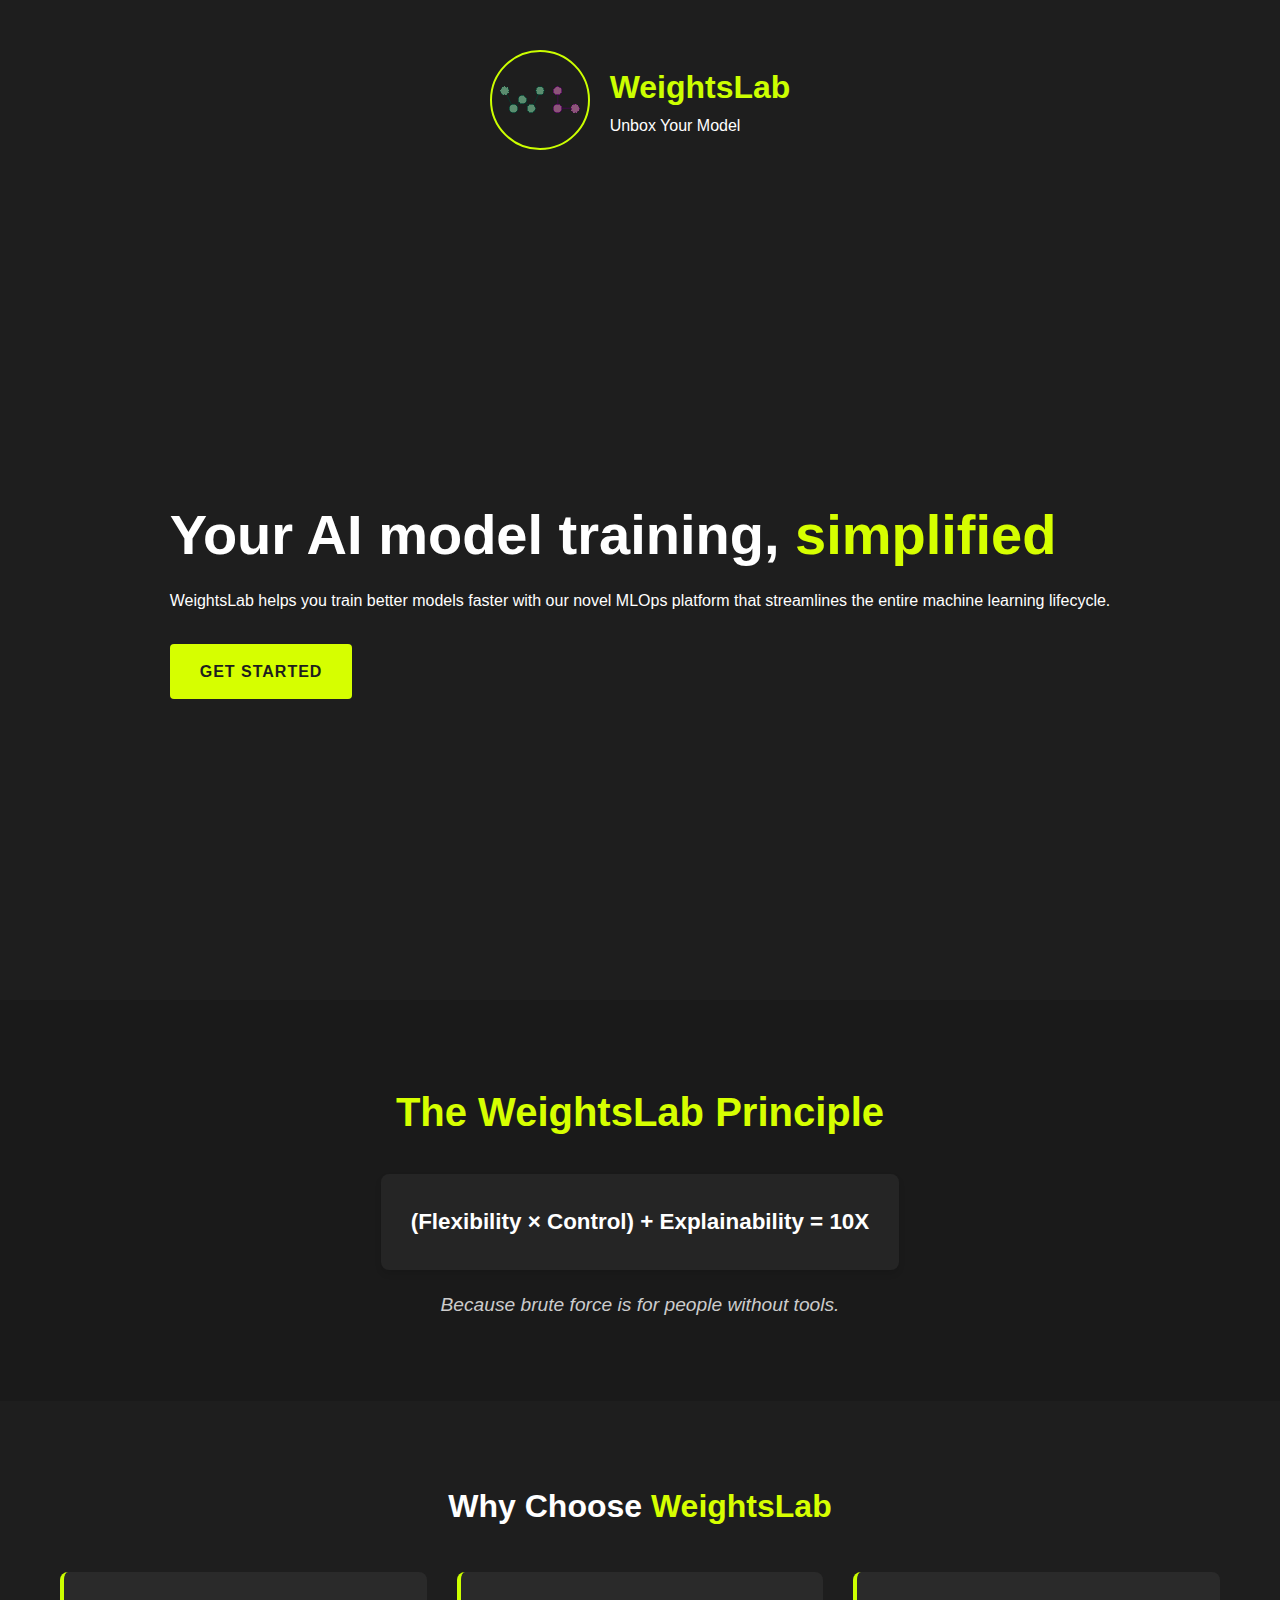
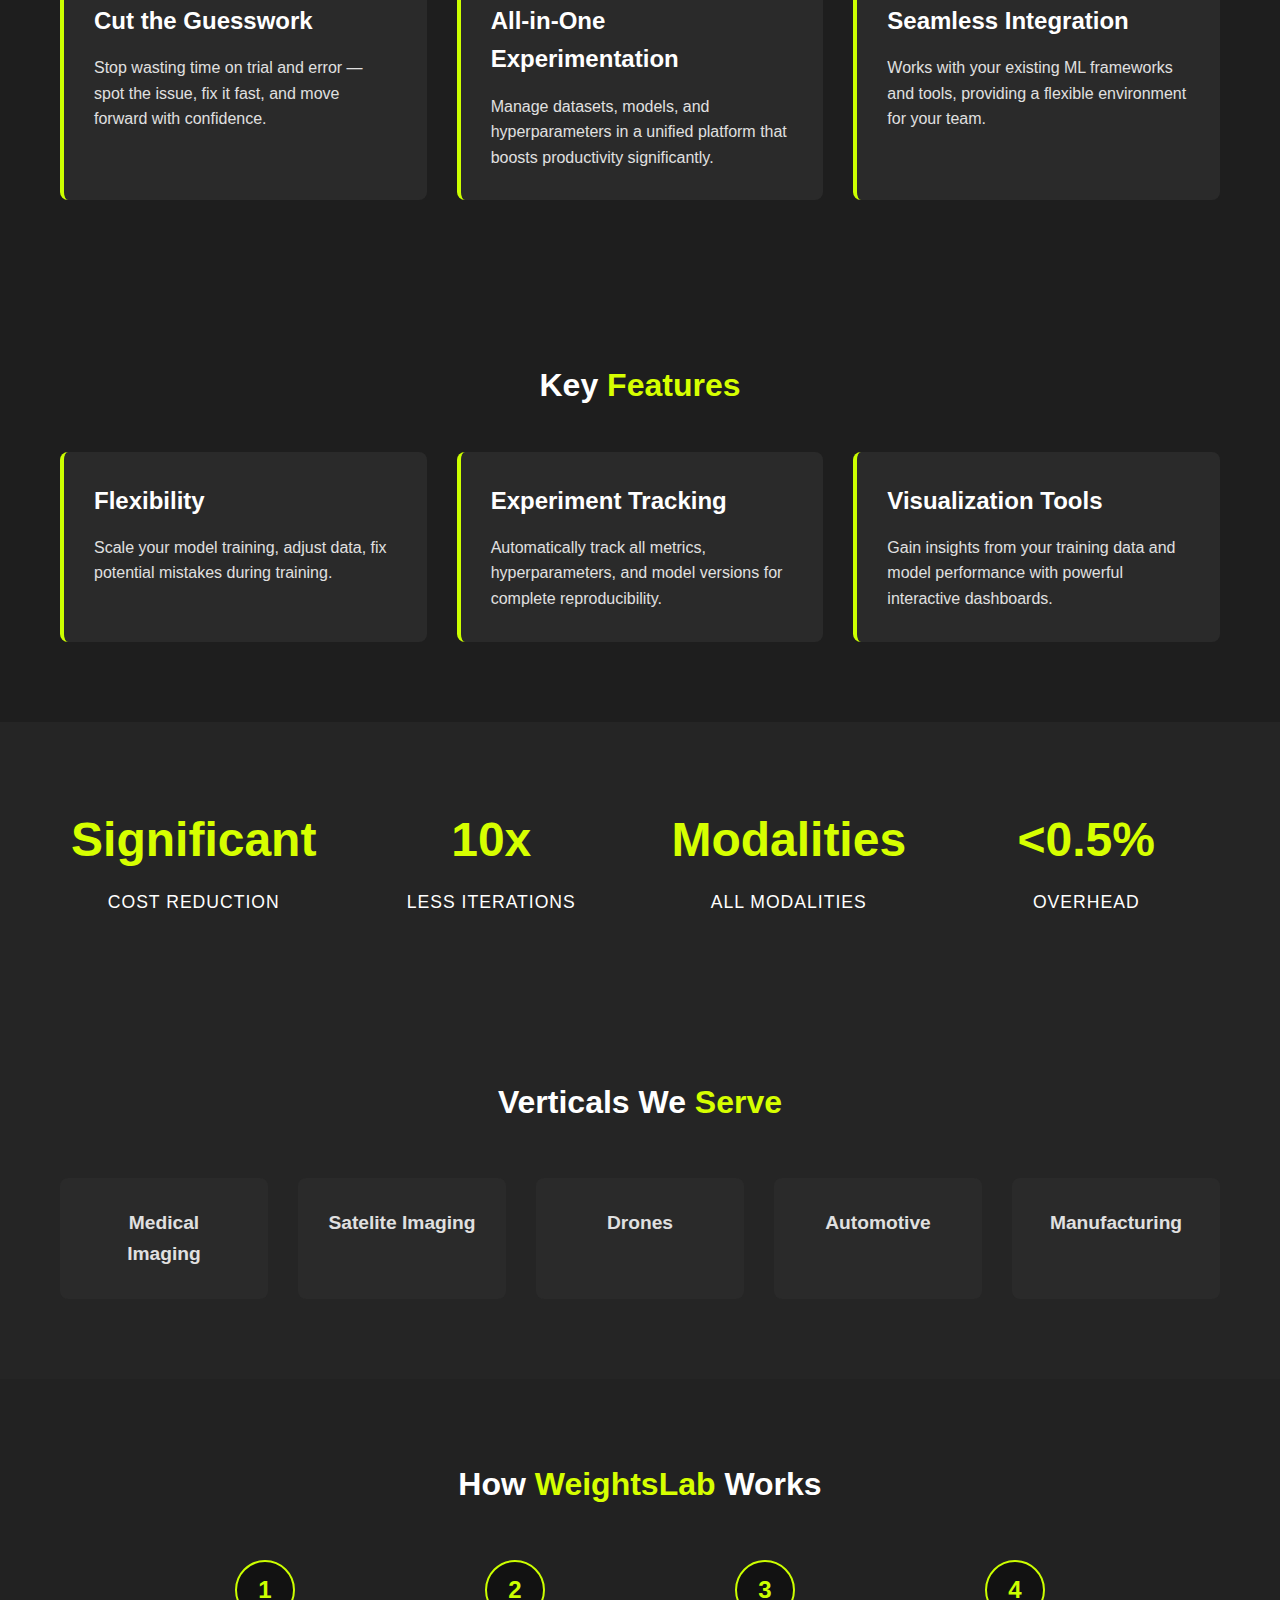
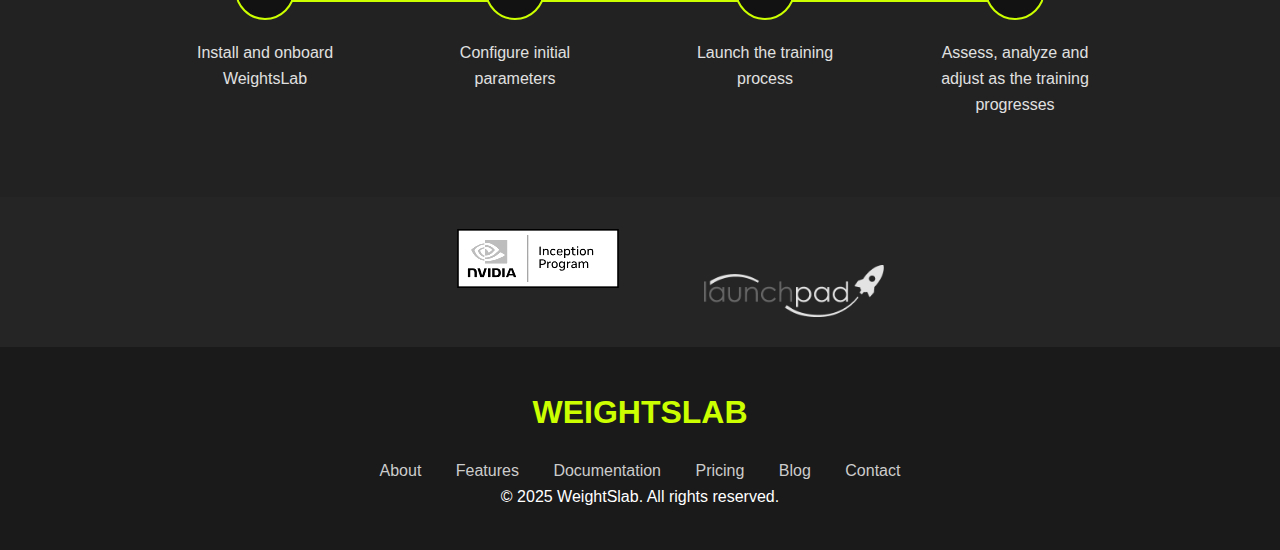
<file: index.html>
<!DOCTYPE html>
<html lang="en">
<head>
    <meta charset="UTF-8">
    <meta name="viewport" content="width=device-width, initial-scale=1.0">
    <title>WeightsLab - AI development scaffolding</title>
    <link rel="stylesheet" href="styles.css">
    <!-- <style>
        
    </style> -->
</head>
<body>
    <header>
        <div class="container">
            <div class="logo-container">
                <!-- <div class="logo-icon">
                    <div class="logo-grid">
                        <div class="logo-dot"></div>
                        <div class="logo-dot"></div>
                        <div class="logo-dot"></div>
                        <div class="logo-dot"></div>
                        <div class="logo-dot"></div>
                        <div class="logo-dot"></div>
                        <div class="logo-dot"></div>
                        <div class="logo-dot"></div>
                        <div class="logo-dot"></div>
                    </div>
                </div> -->
                <div class="logo-icon">
                    <img src="weights lab.svg" alt="WeightsLab Logo" class="logo-svg">
                </div>
                <div>
                    <div class="logo-text">WeightsLab</div>
                    <div class="slogan">Unbox Your Model</div>
                </div>
            </div>
        </div>
    </header>

    <section class="hero">
        <div class="container">
            <div class="hero-content">
                <h1>Your AI model training, <span class="highlight">simplified</span></h1>
                <p>WeightsLab helps you train better models faster with our novel MLOps platform that streamlines the entire machine learning lifecycle.</p>
                <a href="#" class="cta-button">Get Started</a>
            </div>
        </div>
    </section>

    <section class="principle">
        <div class="container">
            <h2 class="principle-title">The WeightsLab Principle</h2>
            <div class="principle-formula">
                <span class="formula-text">(Flexibility × Control) + Explainability = 10X</span>
            </div>
            <p class="principle-tagline">Because brute force is for people without tools.</p>
        </div>
    </section>


    <section class="features">
        <div class="container">
            <h2 class="section-title">Why Choose <span class="highlight">WeightsLab</span></h2>
            <div class="feature-grid">
                <div class="feature-card">
                    <h3>Cut the Guesswork</h3>
                    <p>Stop wasting time on trial and error — spot the issue, fix it fast, and move forward with confidence.</p>
                </div>
                <div class="feature-card">
                    <h3>All-in-One Experimentation</h3>
                    <p>Manage datasets, models, and hyperparameters in a unified platform that boosts productivity significantly.</p>
                </div>
                <div class="feature-card">
                    <h3>Seamless Integration</h3>
                    <p>Works with your existing ML frameworks and tools, providing a flexible environment for your team.</p>
                </div>
            </div>
        </div>
    </section>

    <section class="features">
        <div class="container">
            <h2 class="section-title">Key <span class="highlight">Features</span></h2>
            <div class="feature-grid">
                <div class="feature-card">
                    <h3>Flexibility</h3>
                    <p>Scale your model training, adjust data, fix potential mistakes during training.</p>
                </div>
                <div class="feature-card">
                    <h3>Experiment Tracking</h3>
                    <p>Automatically track all metrics, hyperparameters, and model versions for complete reproducibility.</p>
                </div>
                <div class="feature-card">
                    <h3>Visualization Tools</h3>
                    <p>Gain insights from your training data and model performance with powerful interactive dashboards.</p>
                </div>
            </div>
        </div>
    </section>

    <section class="stats">
        <div class="container">
            <div class="stats-grid">
                <div class="stat-item">
                    <h3>Significant</h3>
                    <p>Cost Reduction</p>
                </div>
                <div class="stat-item">
                    <h3>10x</h3>
                    <p>Less Iterations</p>
                </div>
                <div class="stat-item">
                    <h3>Modalities</h3>
                    <p>All modalities</p>
                </div>
                <div class="stat-item">
                    <h3> <0.5%</h3>
                    <p>Overhead</p>
                </div>
            </div>
        </div>
    </section>


    <section class="industries">
        <div class="container">
            <h2 class="section-title">Verticals We <span class="highlight">Serve</span></h2>
            <div class="industry-grid">
                <div class="industry-item">
                    <i class="fas fa-robot"></i>
                    <h3>Medical Imaging</h3>
                </div>
                <div class="industry-item">
                    <i class="fas fa-chart-line"></i>
                    <h3>Satelite Imaging</h3>
                </div>
                <div class="industry-item">
                    <i class="fas fa-heartbeat"></i>
                    <h3>Drones</h3>
                </div>
                <div class="industry-item">
                    <i class="fas fa-car"></i>
                    <h3>Automotive</h3>
                </div>
                <div class="industry-item">
                    <i class="fas fa-industry"></i>
                    <h3>Manufacturing</h3>
                </div>
            </div>
        </div>
    </section>


    <section class="workflow-section">
        <div class="container">
            <h2 class="section-title workflow-title">How <span class="highlight">WeightsLab</span> Works</h2>
            <div class="workflow-steps">
                <div class="workflow-step">
                    <div class="step-number">1</div>
                    <div class="step-text">Install and onboard WeightsLab</div>
                </div>
                <div class="workflow-step">
                    <div class="step-number">2</div>
                    <div class="step-text">Configure initial parameters</div>
                </div>
                <div class="workflow-step">
                    <div class="step-number">3</div>
                    <div class="step-text">Launch the training process</div>
                </div>
                <div class="workflow-step">
                    <div class="step-number">4</div>
                    <div class="step-text">Assess, analyze and adjust as the training progresses</div>
                </div>
            </div>
        </div>
    </section>
    
    <section class="affiliations">
        <div class="logo-float">
            <img src="logos/nvidia_inception.svg" alt="NVIDIA Inception Program" class="affiliation-logo">
            <img src="logos/insead_launchpad.png" alt="INSEAD Launchpad" class="affiliation-logo">
            <!-- Add more logos if needed -->
        </div>
    </section>

    <footer>
        <div class="container">
            <div class="logo-text">WEIGHTSLAB</div>
            <div class="footer-links">
                <a href="#">About</a>
                <a href="#">Features</a>
                <a href="#">Documentation</a>
                <a href="#">Pricing</a>
                <a href="#">Blog</a>
                <a href="#">Contact</a>
            </div>
            <p>© 2025 WeightSlab. All rights reserved.</p>
        </div>
    </footer>
</body>
</html>
</file>
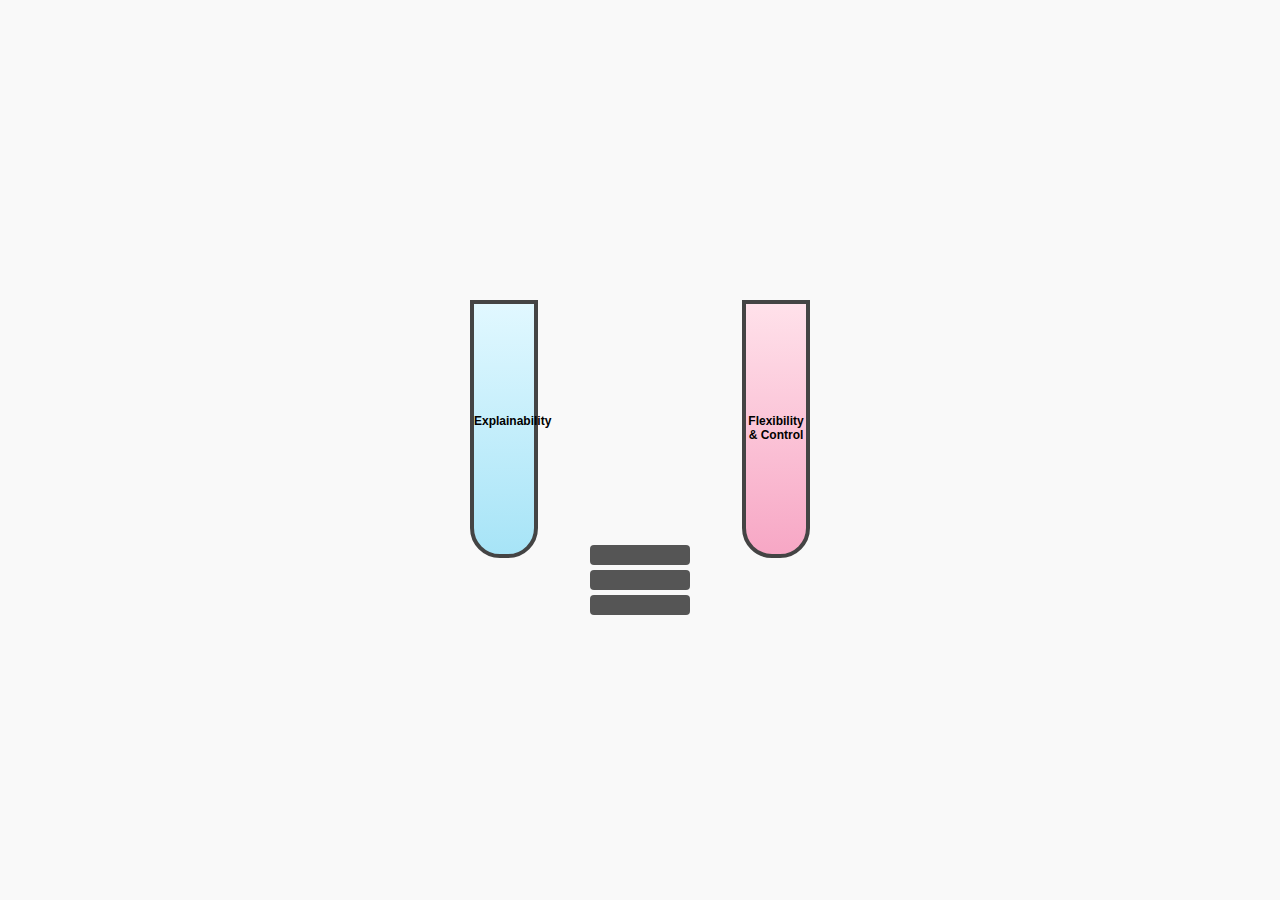
<file: lab_annimation.html>
<!DOCTYPE html>
<html lang="en">
<head>
  <meta charset="UTF-8">
  <title>WeightsLab Landing Visual</title>
  <style>
    body {
      background: #f9f9f9;
      font-family: 'Segoe UI', sans-serif;
      display: flex;
      justify-content: center;
      align-items: center;
      height: 100vh;
      margin: 0;
    }

    .lab-scene {
      position: relative;
      width: 400px;
      height: 400px;
    }

    .test-tube {
      width: 60px;
      height: 140px;
      border: 4px solid #444;
      border-radius: 0 0 30px 30px;
      position: absolute;
      top: 50px;
      background: linear-gradient(to top, #fff, #ddd);
      text-align: center;
      font-size: 12px;
      font-weight: bold;
      padding-top: 110px;
      transform-origin: bottom center;
      animation: 12s infinite ease-in-out;
    }

    .explainability {
      left: 30px;
      background: linear-gradient(to top, #a7e4f7, #e1f8ff);
      animation-name: rotateExplainability;
    }

    .control {
      right: 30px;
      background: linear-gradient(to top, #f7a7c5, #ffe1ea);
      animation-name: rotateControl;
    }

    @keyframes rotateExplainability {
      0%, 100% { transform: rotate(0deg); }
      20%, 30% { transform: rotate(30deg); }
      40%, 100% { transform: rotate(0deg); }
    }

    @keyframes rotateControl {
      0%, 50% { transform: rotate(0deg); }
      70%, 80% { transform: rotate(-30deg); }
      90%, 100% { transform: rotate(0deg); }
    }

    .liquid {
      position: absolute;
      top: 140px;
      left: 50%;
      width: 8px;
      height: 0;
      margin-left: -4px;
      background: linear-gradient(to bottom, #a7e4f7, #f7a7c5);
      animation: drip 12s infinite ease-in-out;
      border-radius: 4px;
      transform-origin: top center;
    }

    @keyframes drip {
      0%, 15%, 45%, 65%, 95%, 100% { height: 0; opacity: 0; }
      20%, 30%, 70%, 80% { height: 80px; opacity: 1; }
    }

    .experiment-stack {
      position: absolute;
      bottom: 30px;
      left: 50%;
      transform: translateX(-50%);
    }

    .block {
      width: 100px;
      height: 20px;
      background: #555;
      margin: 5px auto;
      border-radius: 4px;
      transition: all 1s ease-in-out;
    }

    .block:nth-child(1) { animation: melt1 12s infinite ease-in-out; }
    .block:nth-child(2) { animation: melt2 12s infinite ease-in-out; }
    .block:nth-child(3) { animation: melt3 12s infinite ease-in-out; }

    @keyframes melt1 {
      0%, 40% { transform: scaleY(1); background-color: #555; }
      50%, 90% { transform: scaleY(0.8); background-color: #777; }
      100% { transform: scaleY(1.6); background-color: #999; }
    }

    @keyframes melt2 {
      0%, 40% { transform: scaleY(1); background-color: #555; }
      50%, 90% { transform: scaleY(0.4); background-color: #777; }
      100% { transform: scaleY(0); opacity: 0; }
    }

    @keyframes melt3 {
      0%, 40% { transform: scaleY(1); background-color: #555; }
      50%, 90% { transform: scaleY(0.2); background-color: #777; }
      100% { transform: scaleY(0); opacity: 0; }
    }
  </style>
</head>
<body>
  <div class="lab-scene">
    <div class="test-tube explainability">Explainability</div>
    <div class="test-tube control">Flexibility<br>& Control</div>
    <div class="liquid"></div>

    <div class="experiment-stack">
      <div class="block"></div>
      <div class="block"></div>
      <div class="block"></div>
    </div>
  </div>
</body>
</html>
</file>
<file: styles.css>
* {
    margin: 0;
    padding: 0;
    box-sizing: border-box;
    font-family: 'Arial', sans-serif;
}

body {
    background-color: #1e1e1e; /* Lighter than before, but still dark */
    color: #ffffff;
    line-height: 1.6;
}

.container {
    max-width: 1200px;
    margin: 0 auto;
    padding: 0 20px;
}

header {
    padding: 30px 0;
}

.logo-container {
    display: flex;
    justify-content: center;
    align-items: center;
    padding: 20px 0;
}

.logo-wrapper {
    display: flex;
    align-items: center;
}

.logo-icon {
    margin-right: 20px;
    width: 100px; /* Increased size */
    height: 100px; /* Increased size */
    border: 2px solid #ccff00;
    border-radius: 50%; /* Makes it circular */
    display: flex;
    justify-content: center;
    align-items: center;
    overflow: hidden; /* Ensures the SVG doesn't overflow */
}

.logo-svg {
    width: 80px; /* Adjust as needed */
    height: 80px; /* Adjust as needed */
}

.logo-text-wrapper {
    display: flex;
    flex-direction: column;
}

.logo-text {
    font-size: 32px; /* Increased size */
    font-weight: bold;
    color: #ccff00; /* Changed to match the border color */
}

.slogan {
    font-size: 16px; /* Increased size */
    color: #ffffff; /* Ensuring readability */
}

.hero {
    height: 800px;
    display: flex;
    align-items: center;
    justify-content: space-between;
    padding: 50px 0;
}

.hero-content {
    max-width: 1000px;
}

h1 {
    font-size: 3.5rem;
    margin-bottom: 20px;
    line-height: 1.2;
}

.highlight {
    color: #d6ff00; /* Slightly darker yellow for better contrast */
}

.cta-button {
    display: inline-block;
    background-color: #d6ff00;
    color: #1e1e1e;
    padding: 15px 30px;
    font-weight: bold;
    text-decoration: none;
    font-size: 1rem;
    border-radius: 4px;
    margin-top: 30px;
    text-transform: uppercase;
    letter-spacing: 1px;
    transition: all 0.3s ease;
}

.cta-button:hover {
    background-color: #ccff00;
    transform: translateY(-2px);
}

.features {
    padding: 80px 0;
}

.section-title {
    font-size: 2rem;
    margin-bottom: 40px;
    text-align: center;
}

.feature-grid {
    display: grid;
    grid-template-columns: repeat(auto-fit, minmax(300px, 1fr));
    gap: 30px;
}

.feature-card {
    background-color: #2a2a2a; /* Slightly lighter than the body background */
    padding: 30px;
    border-radius: 8px;
    border-left: 4px solid #ccff00;
}

.feature-card h3 {
    font-size: 1.5rem;
    margin-bottom: 15px;
}

.feature-card p {
    color: #e0e0e0; /* Adjusted for better readability */
}

.stats {
    padding: 80px 0;
    background-color: #252525; /* Slightly darker than the body for contrast */
}

.stats-grid {
    display: grid;
    grid-template-columns: repeat(auto-fit, minmax(200px, 1fr));
    gap: 30px;
    text-align: center;
}

.stat-item h3 {
    font-size: 3rem;
    color: #d6ff00; /* Slightly darker yellow for better contrast */
    margin-bottom: 10px;
}

.stat-item p {
    font-size: 1.1rem;
    text-transform: uppercase;
    letter-spacing: 1px;
}

footer {
    padding: 40px 0;
    background-color: #1a1a1a; /* Slightly darker than the body for contrast */
    text-align: center;
}

.footer-links {
    margin-top: 20px;
}

.footer-links a {
    color: #cccccc;
    margin: 0 15px;
    text-decoration: none;
}

.footer-links a:hover {
    color: #ccff00;
}

.workflow-section {
    padding: 80px 0;
    background-color: #222222; /* Slightly darker than the body for contrast */
}

.workflow-title {
    text-align: center;
    margin-bottom: 50px;
}

.workflow-steps {
    display: flex;
    justify-content: space-between;
    position: relative;
    max-width: 900px;
    margin: 0 auto;
}

.workflow-steps::before {
    content: '';
    position: absolute;
    top: 40px;
    left: 50px;
    right: 50px;
    height: 2px;
    background-color: #ccff00;
    z-index: 1;
}

.workflow-step {
    display: flex;
    flex-direction: column;
    align-items: center;
    position: relative;
    z-index: 2;
    width: 150px;
}

.step-number {
    width: 60px;
    height: 60px;
    border-radius: 50%;
    background-color: #121212;
    border: 2px solid #ccff00;
    display: flex;
    align-items: center;
    justify-content: center;
    margin-bottom: 20px;
    font-size: 1.5rem;
    font-weight: bold;
    color: #ccff00;
}

.step-text {
    text-align: center;
    font-size: 1rem;
    color: #e0e0e0; /* Adjusted for better readability */
}

.testimonials {
    padding: 80px 0;
}

.testimonial-grid {
    display: grid;
    grid-template-columns: repeat(auto-fit, minmax(300px, 1fr));
    gap: 30px;
}

.testimonial-card {
    background-color: #1e1e1e;
    padding: 30px;
    border-radius: 8px;
    position: relative;
}

.testimonial-card::before {
    content: '"';
    position: absolute;
    top: 10px;
    left: 10px;
    font-size: 4rem;
    color: #ccff00;
    opacity: 0.5;
    line-height: 1;
}

.testimonial-content {
    margin-bottom: 20px;
    font-style: italic;
}

.testimonial-author {
    display: flex;
    align-items: center;
}

.author-avatar {
    width: 50px;
    height: 50px;
    border-radius: 50%;
    background-color: #ccff00;
    margin-right: 15px;
    display: flex;
    align-items: center;
    justify-content: center;
    color: #121212;
    font-weight: bold;
}

.author-info h4 {
    margin-bottom: 5px;
}

.author-info p {
    color: #999;
    font-size: 0.9rem;
}

.industries {
    padding: 80px 0;
    background-color: #252525; /* Matching the stats section */
}

.industry-grid {
    display: grid;
    grid-template-columns: repeat(auto-fit, minmax(200px, 1fr));
    gap: 30px;
    margin-top: 50px;
}

.industry-item {
    text-align: center;
    padding: 30px;
    background-color: #2a2a2a; /* Matching the feature cards */
    border-radius: 8px;
    transition: all 0.3s ease;
}

.industry-item:hover {
    transform: translateY(-5px);
    box-shadow: 0 5px 15px rgba(204, 255, 0, 0.1);
}

.industry-item i {
    font-size: 3rem;
    color: #d6ff00; /* Slightly darker yellow for better contrast */
    margin-bottom: 20px;
}

.industry-item h3 {
    font-size: 1.2rem;
    color: #e0e0e0; /* Adjusted for better readability */
}

.affiliations {
    padding: 20px 0; /* Reduced padding */
    background-color: #252525;
    overflow: hidden;
    position: relative;
    height: 150px; /* Reduced from 300px to 150px (50% smaller) */
}

.logo-float {
    position: absolute;
    top: 0;
    left: 0;
    width: 100%;
    height: 100%;
    display: flex;
    justify-content: center;
    align-items: center;
}

.affiliation-logo {
    position: absolute;
    width: 180px; /* Slightly reduced size to fit better */
    height: auto;
    object-fit: contain;
    filter: grayscale(100%) brightness(1.2);
    transition: filter 0.3s ease;
    animation: float 15s infinite;
}

.affiliation-logo:hover {
    filter: grayscale(0%) brightness(1);
}

.affiliation-logo:nth-child(1) {
    top: 15%; /* Adjusted positioning */
    left: 35%;
    animation-delay: -2s;
}

.affiliation-logo:nth-child(2) {
    top: 45%; /* Adjusted positioning */
    left: 55%;
    animation-delay: -7s;
}

@keyframes float {
    0% {
        transform: translate(0, 0) rotate(0deg);
    }
    25% {
        transform: translate(5px, 5px) rotate(1deg);
    }
    50% {
        transform: translate(10px, 2px) rotate(-1deg);
    }
    75% {
        transform: translate(5px, -5px) rotate(0.5deg);
    }
    100% {
        transform: translate(0, 0) rotate(0deg);
    }
}

.principle {
    padding: 80px 0;
    background-color: #1a1a1a;
    text-align: center;
}

.principle-title {
    font-size: 2.5rem;
    margin-bottom: 30px;
    color: #d6ff00;
}

.principle-formula {
    background-color: #252525;
    padding: 30px;
    border-radius: 8px;
    display: inline-block;
    margin-bottom: 20px;
    box-shadow: 0 4px 6px rgba(0, 0, 0, 0.1);
}

.formula-text {
    font-size: 1.4rem;
    font-weight: bold;
    color: #ffffff;
    white-space: nowrap;
}

.principle-tagline {
    font-size: 1.2rem;
    font-style: italic;
    color: #cccccc;
}

@media (max-width: 768px) {
    .hero {
        flex-direction: column;
        text-align: center;
        height: auto;
    }

    h1 {
        font-size: 2.5rem;
    }

    .feature-grid, .stats-grid, .testimonial-grid {
        grid-template-columns: 1fr;
    }
    
    .workflow-steps {
        flex-direction: column;
        align-items: center;
    }
    
    .workflow-steps::before {
        display: none;
    }
    
    .workflow-step {
        margin-bottom: 30px;
    }
    
    .step-number {
        margin-bottom: 10px;
    }

    .affiliations {
        height: 200px; /* Adjusted for mobile */
    }
    
    .affiliation-logo {
        width: 140px; /* Further reduced for mobile */
    }

    .affiliation-logo:nth-child(1) {
        top: 20%;
        left: 25%;
    }

    .affiliation-logo:nth-child(2) {
        top: 50%;
        left: 55%;
    }

    .industry-grid {
        grid-template-columns: repeat(2, 1fr);
    }

    .principle-formula {
        padding: 20px;
    }

    .formula-text {
        font-size: 1.1rem;
    }

    .principle-tagline {
        font-size: 1rem;
    }
}

@media (max-width: 480px) {
    .industry-grid {
        grid-template-columns: 1fr;
    }
}
</file>
